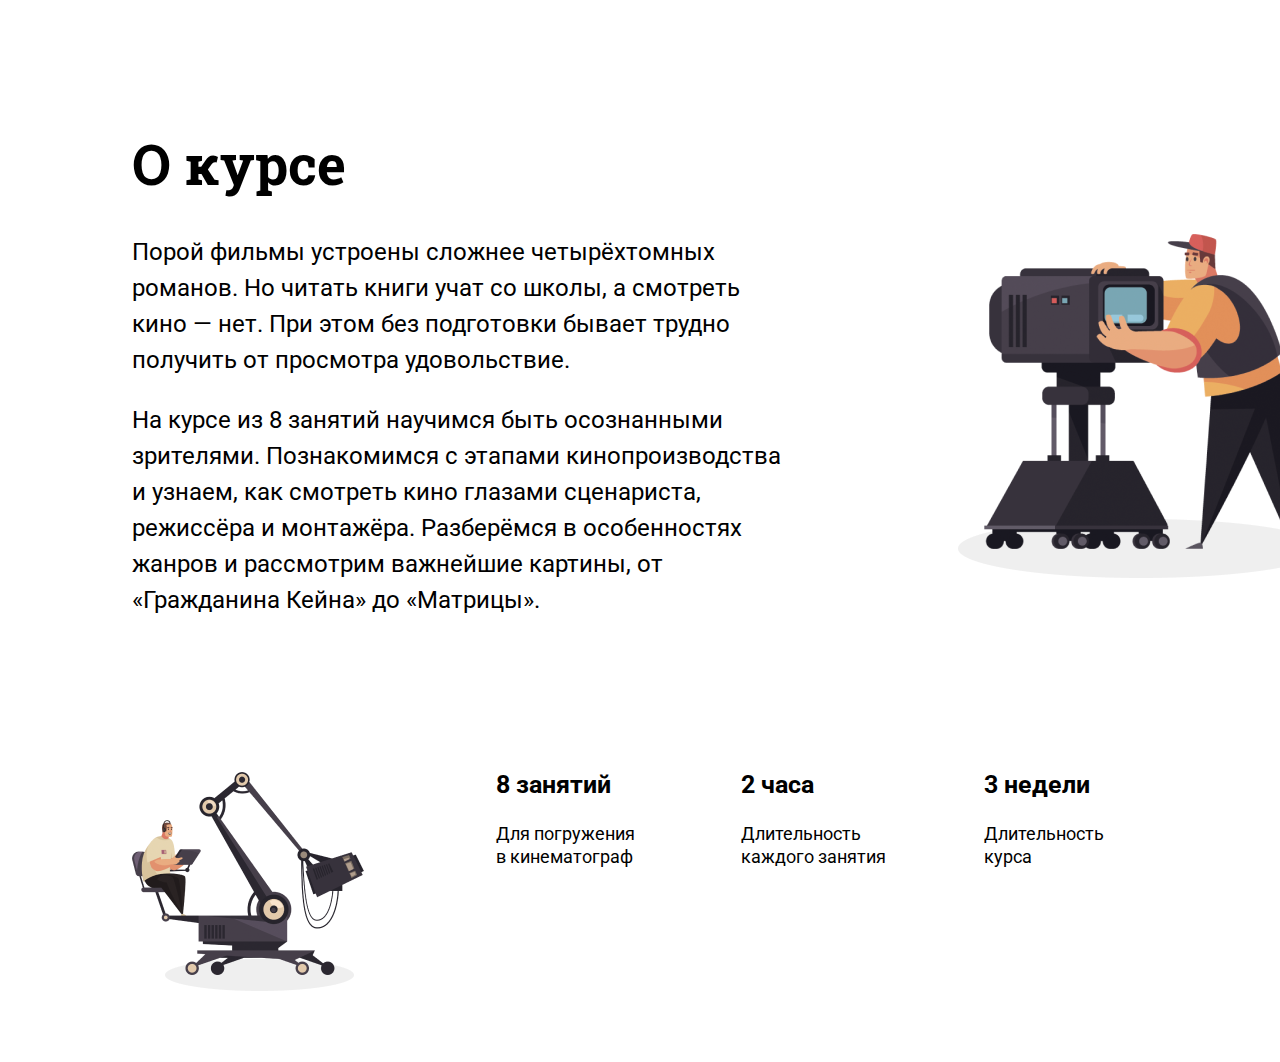
<file: index.html>
<!DOCTYPE html>
<html>

<head>
    <title>Figma</title>
    <link rel="stylesheet" href="index.css">
</head>

<body>
    <div class="container">
        <img class="first-photo"  src="_1 1.png" alt="photo">
        <img class="ellipse1" src="Ellipse 2.png">
        <div class="okurse">
            <h1>О курсе</h1>
        </div>
        <div class="text">
        <p>Порой фильмы устроены сложнее четырёхтомных романов. Но читать книги учат со школы, а смотреть кино — нет. При этом без подготовки бывает трудно получить от просмотра удовольствие.</p>

        <p>На курсе из 8 занятий научимся быть осознанными зрителями. Познакомимся с этапами кинопроизводства и узнаем, как смотреть кино глазами сценариста, режиссёра и монтажёра. Разберёмся в особенностях жанров и рассмотрим важнейшие картины, от «Гражданина Кейна» до «Матрицы».</p>
    </div>
    <img class="second-photo" src="photo 1.png">
    <img class="ellipse2" src="Ellipse 3.png">
     <div class="text1">
        <h2>8 занятий</h2>
        <p>Для погружения в кинематограф</p>

    </div>
    <div class="text2">
        <h2>2 часа</h2>
        <p>Длительность каждого занятия</p>

    </div>
    <div class="text3">
        <h2>3 недели</h2>
        <p>Длительность курса</p>

    </div>
    </div>

</body>
</html>
</file>
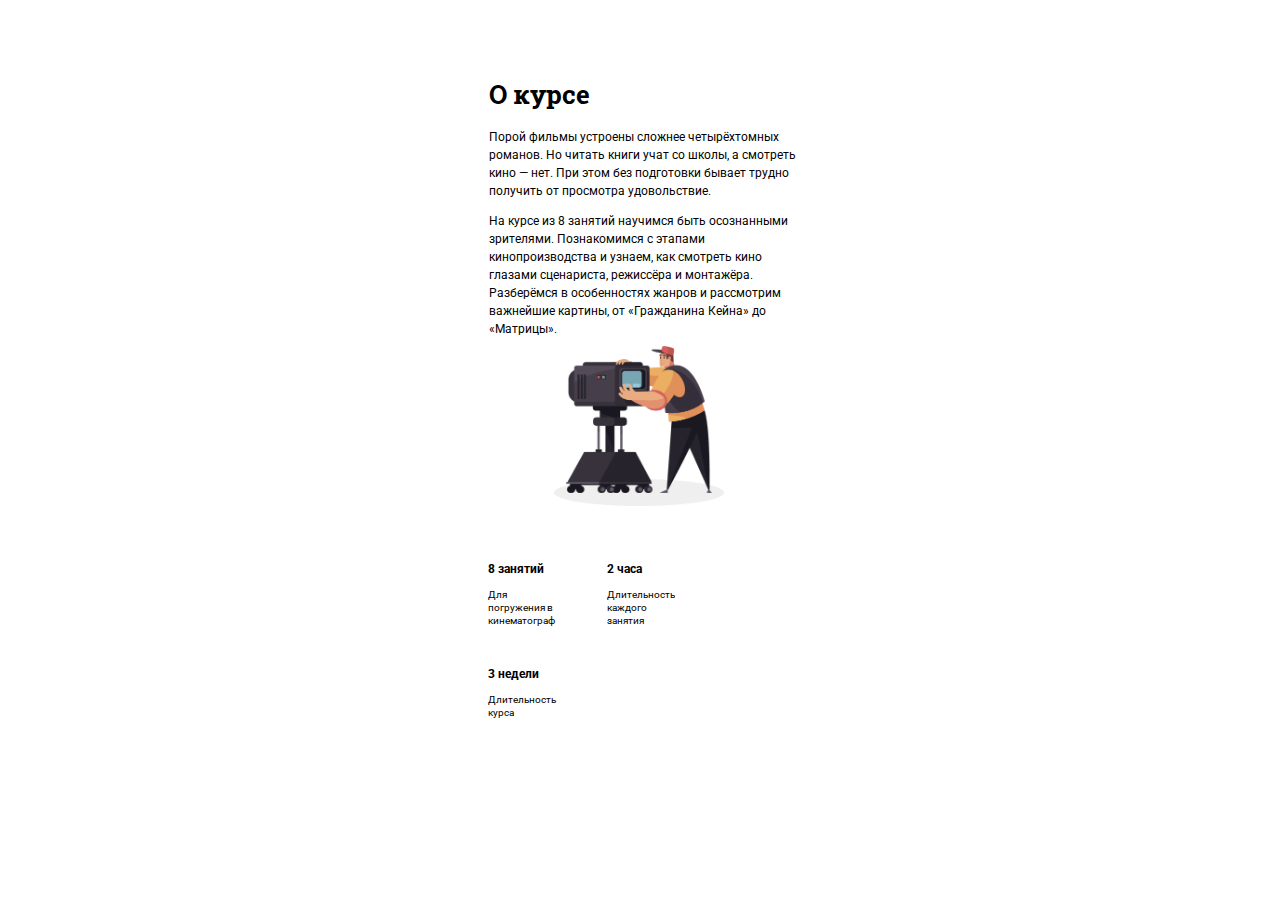
<file: mobile.html>
<!DOCTYPE html>
<html>

<head>
    <title>Figma</title>
    <link rel="stylesheet" href="mobile.css">
</head>

<body>
    <div class="container">
        <img class="first-photo"  src="_1 1.png" alt="photo">
        <img class="ellipse1" src="Ellipse 2.png">
        <div class="okurse">
            <h1>О курсе</h1>
        </div>
        <div class="text">
        <p>Порой фильмы устроены сложнее четырёхтомных романов. Но читать книги учат со школы, а смотреть кино — нет. При этом без подготовки бывает трудно получить от просмотра удовольствие.</p>

        <p>На курсе из 8 занятий научимся быть осознанными зрителями. Познакомимся с этапами кинопроизводства и узнаем, как смотреть кино глазами сценариста, режиссёра и монтажёра. Разберёмся в особенностях жанров и рассмотрим важнейшие картины, от «Гражданина Кейна» до «Матрицы».</p>
    </div>
    
     <div class="text1">
        <h2>8 занятий</h2>
        <p>Для погружения в кинематограф</p>

    </div>
    <div class="text2">
        <h2>2 часа</h2>
        <p>Длительность каждого занятия</p>

    </div>
    <div class="text3">
        <h2>3 недели</h2>
        <p>Длительность курса</p>

    </div>
    </div>

</body>
</html>
</file>
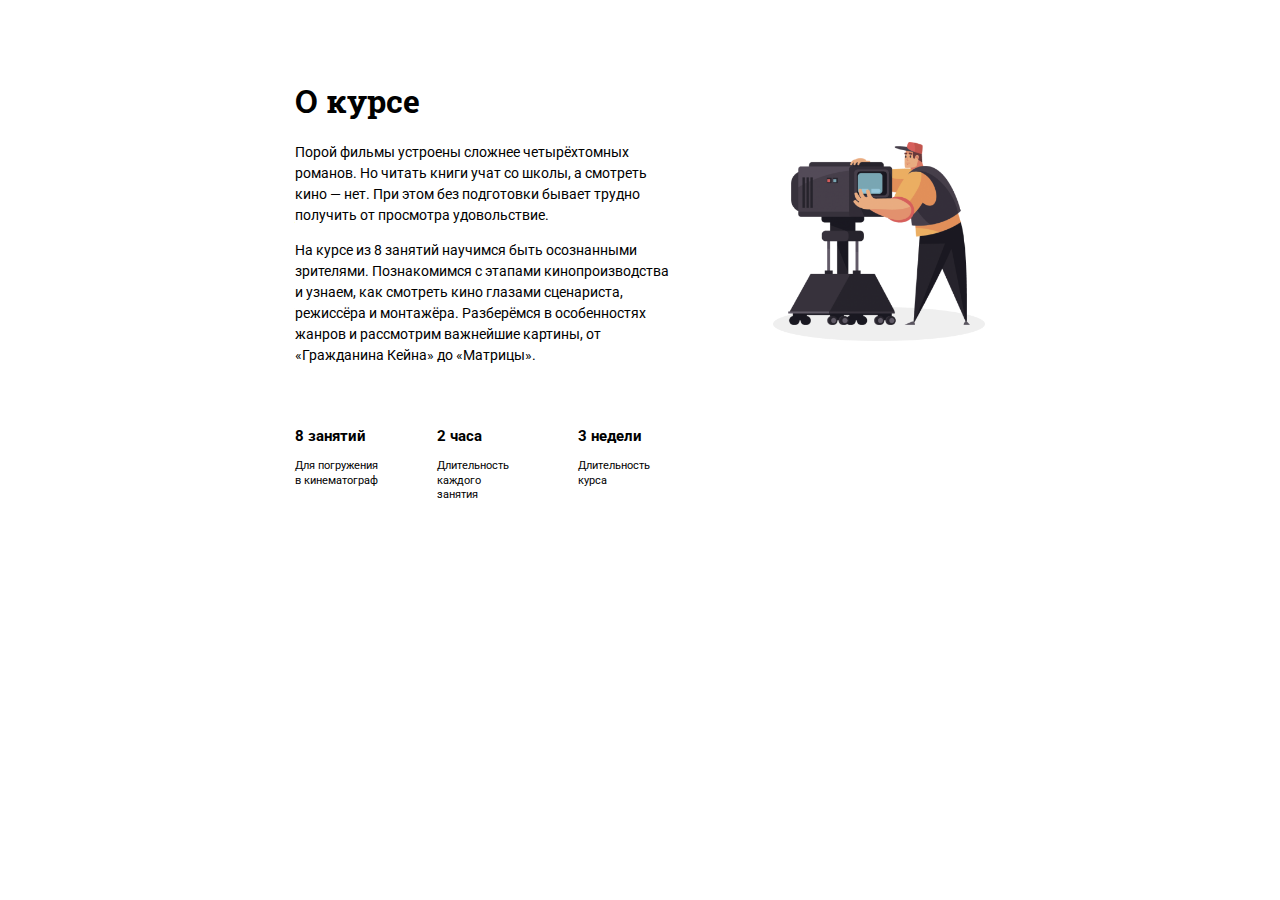
<file: tablet.html>
<!DOCTYPE html>
<html>

<head>
    <title>Figma</title>
    <link rel="stylesheet" href="tablet.css">
</head>

<body>
    <div class="container">
        <img class="first-photo"  src="_1 1.png" alt="photo">
        <img class="ellipse1" src="Ellipse 2.png">
        <div class="okurse">
            <h1>О курсе</h1>
        </div>
        <div class="text">
        <p>Порой фильмы устроены сложнее четырёхтомных романов. Но читать книги учат со школы, а смотреть кино — нет. При этом без подготовки бывает трудно получить от просмотра удовольствие.</p>

        <p>На курсе из 8 занятий научимся быть осознанными зрителями. Познакомимся с этапами кинопроизводства и узнаем, как смотреть кино глазами сценариста, режиссёра и монтажёра. Разберёмся в особенностях жанров и рассмотрим важнейшие картины, от «Гражданина Кейна» до «Матрицы».</p>
    </div>
    
     <div class="text1">
        <h2>8 занятий</h2>
        <p>Для погружения в кинематограф</p>

    </div>
    <div class="text2">
        <h2>2 часа</h2>
        <p>Длительность каждого занятия</p>

    </div>
    <div class="text3">
        <h2>3 недели</h2>
        <p>Длительность курса</p>

    </div>
    </div>

</body>
</html>
</file>
<file: index.css>
@import url('https://fonts.googleapis.com/css2?family=Roboto+Slab:wght@100;200;300;400;500;600;700;800;900&family=Roboto:ital,wght@0,100;0,300;0,400;0,500;0,700;0,900;1,100;1,300;1,400;1,500;1,700;1,900&display=swap');


.container {

    position: relative;
    width: 1440px;
    height: 1046px;
    background: #FFFFFF;

}

.okurse {

    position: absolute;
    width: 365px;
    height: 93px;
    left: 124px;
    top: 91px;

}

 h1 { 

    font-family: Roboto Slab;
    font-style: normal;
    font-weight: bold;
    font-size: 55px;
    line-height: 56px;
    color: #000000;

}

.text {

    position: absolute;
    width: 662px;
    height: 374px;
    left: 124px;
    top: 202px;

}

.text p {

    font-family: Roboto;
    font-style: normal;
    font-weight: normal;
    font-size: 24px;
    line-height: 36px;

}
.first-photo {

    position: absolute;
    width: 314px;
    height: 315px;
    left: 976px;
    top: 226px;
    z-index: 2;

}

.ellipse1 {

    position: absolute;
    width: 366px;
    height: 59px;
    left: 950px;
    top: 511px;
    z-index: 1;   

}

.second-photo {

    position: absolute;
    width: 232px;
    height: 203px;
    left: 124px;
    top: 670px;
    margin-top: 94px;
    z-index: 2;

}

.ellipse2 {

    position: absolute;
    width: 189px;
    height: 32px;
    left: 157px;
    top: 857px;
    margin-top: 94px;
    z-index: 1;

}

h2 {

    font-family: Roboto;
    font-style: normal;
    font-weight: bold;
    font-size: 25px;
    line-height: 32px;

}

.text1 {

    position: absolute;
    width: 150px;
    height: 39px;
    left: 488px;
    top: 740px;

}

.text2 {

    position: absolute;
    width: 150px;
    height: 39px;
    left: 733px;
    top: 740px;

}

.text3 {

    position: absolute;
    width: 150px;
    height: 39px;
    left: 976px;
    top: 740px;

}
p {

    font-family: Roboto;
    font-style: normal;
    font-weight: normal;
    font-size: 18px;
    line-height: 23px;
    
}
</file>
<file: mobile.css>
@import url('https://fonts.googleapis.com/css2?family=Roboto+Slab:wght@100;200;300;400;500;600;700;800;900&family=Roboto:ital,wght@0,100;0,300;0,400;0,500;0,700;0,900;1,100;1,300;1,400;1,500;1,700;1,900&display=swap');


.container {

    position: relative;
    width: 375px;
    height: 776px;
    background: #FFFFFF;
    margin:auto;

}
.okurse {

    position: absolute;
    width: 170.08px;
    height: 43.34px;
    left: 36px;
    top: 56px;

}

 h1 { 

    font-family: Roboto Slab;
    font-style: normal;
    font-weight: bold;
    font-size: 26px;
    line-height: 101.38%;

}

.text {

    position: absolute;
    width: 308.47px;
    height: 174.27px;
    left: 36px;
    top: 107.72px;


}

.text p {
    
    font-family: Roboto;
    font-style: normal;
    font-weight: normal;
    font-size: 12px;
    line-height: 150%;

}
.first-photo {

    position: absolute;
    width: 146.32px;
    height: 146.78px;
    left: 113.12px;
    top: 338px;
    z-index: 2;

}

.ellipse1 {

    position: absolute;
    width: 170.55px;
    height: 27.49px;
    left: 101px;
    top: 470.8px;
    z-index: 1;   

}



h2 {

    font-family: Roboto;
    font-style: normal;
    font-weight: bold;
    font-size: 12px;
    line-height: 130%;

}

.text1 {

    position: absolute;
    width: 69.9px;
    height: 18.17px;
    left: 35px;
    top: 544px;

}

.text2 {

    position: absolute;
    width: 69.9px;
    height: 18.17px;
    left: 154.16px;
    top: 544px;
}

.text3 {

    margin-top: 34px;
    position: absolute;
    width: 69.9px;
    height: 18.17px;
    left: 35px;
    top: 615px;

}
p {

    font-family: Roboto;
    font-style: normal;
    font-weight: normal;
    font-size: 10px;
    line-height: 130%;

}
</file>
<file: tablet.css>
@import url('https://fonts.googleapis.com/css2?family=Roboto+Slab:wght@100;200;300;400;500;600;700;800;900&family=Roboto:ital,wght@0,100;0,300;0,400;0,500;0,700;0,900;1,100;1,300;1,400;1,500;1,700;1,900&display=swap');


.container {

    position: relative;
    width: 834px;
    height: 633px;
    background: #FFFFFF;
    margin: auto;

}
.okurse {

    position: absolute;
    width: 211.4px;
    height: 53.86px;
    left: 72px;
    top: 56px;

}

 h1 { 

    font-family: Roboto Slab;
    font-style: normal;
    font-weight: bold;
    font-size: 32px;
    line-height: 101.38%;

}

.text {

    position: absolute;
    width: 383.41px;
    height: 216.61px;
    left: 72px;
    top: 120.29px;


}

.text p {

    font-family: Roboto;
    font-style: normal;
    font-weight: normal;
    font-size: 14px;
    line-height: 150%;

}
.first-photo {

    position: absolute;
    width: 181.86px;
    height: 182.44px;
    left: 565.45px;
    top: 134.19px;
    z-index: 2;

}

.ellipse1 {

    position: absolute;
    width: 211.98px;
    height: 34.17px;
    left: 550.39px;
    top: 299.25px;
    z-index: 1;   

}



h2 {

    font-family: Roboto;
    font-style: normal;
    font-weight: bold;
    font-size: 15px;
    line-height: 130%;

}

.text1 {

    position: absolute;
    width: 86.88px;
    height: 22.59px;
    left: 72px;
    top: 407px;

}

.text2 {

    position: absolute;
    width: 86.88px;
    height: 22.59px;
    left: 213.9px;
    top: 407px;

}

.text3 {

    position: absolute;
    width: 86.88px;
    height: 22.59px;
    left: 354.63px;
    top: 407px;

}
p {

    font-family: Roboto;
    font-style: normal;
    font-weight: normal;
    font-size: 11px;
    line-height: 130%;
    
}
</file>
